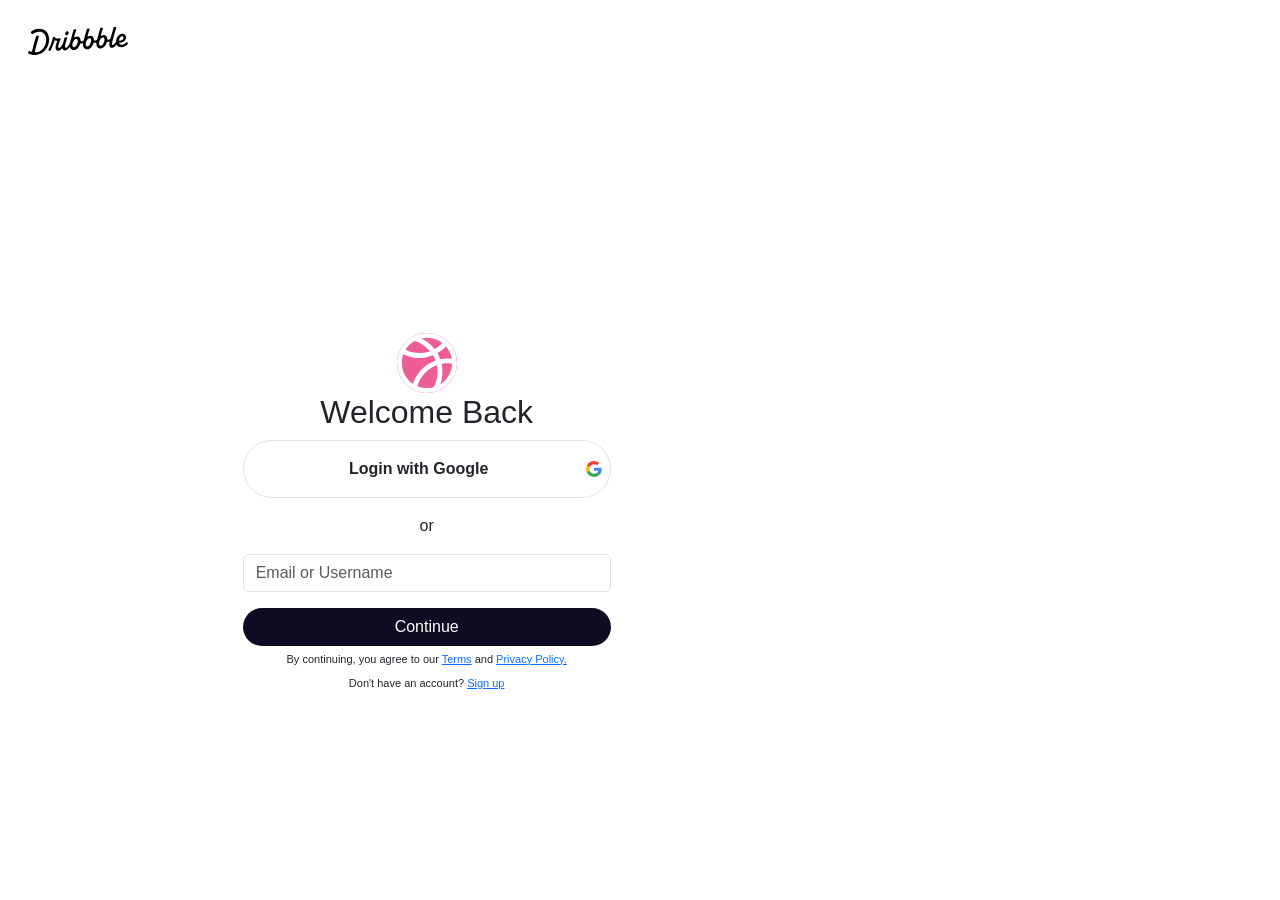
<file: signin.html>
<!DOCTYPE html>
<html lang="en">
<head>
    <meta charset="UTF-8">
    <meta name="viewport" content="width=device-width, initial-scale=1.0">
    <title>Login</title>
    <link rel="shortcut icon" href="images/dribbleball-logo.svg" type="image/x-icon">
    <link href="https://cdn.jsdelivr.net/npm/bootstrap@5.3.2/dist/css/bootstrap.min.css" rel="stylesheet">
    <link rel="stylesheet" href="https://cdnjs.cloudflare.com/ajax/libs/font-awesome/6.5.1/css/all.min.css">
    <link rel="stylesheet" href="style.css">
    <style>
        body{
            width: 100vw;
            height: 100vh;
            overflow: hidden;
        }

        .btn:hover{
             background-color: #3D3D4E;
        } 

        small{
            font-size: 11px;
        }

        .main-section {
            min-height: 100vh;
            display: flex;
            flex-direction: column;
        }

        main {
            display: flex;
            align-items: center;
            justify-content: center;
            flex: 1;
        }

    </style>
</head>

<body class="">

    <div class="container-fluid w-100 h-100">
        <div class="row h-100">
            <div class="col-12 col-lg-8 main-section">
                <nav class="navbar sticky-top">
                    <div class="m-lg-3">
                        <a href="index.html" class="navbar-brand">
                            <img src="images/logo.svg" alt="ball" width="100px">
                        </a>
                    </div>
                </nav>
                <main>
                    <div class="mx-auto my-auto w-100 px-3" style="max-width: 400px;">
                        <div class="text-center">
                        <img class="mt-lg-5 mt-3 Ball rounded-circle" src="dribbleball-logo.svg" alt="" width="60px">
                        <h1 class="fs-2">Welcome Back</h1>

                        <div class="rounded-pill d-flex border border-1 py-2 px-2 w-100 mx-auto text-center"> 
                            <div class="mx-auto fw-bold p-lg-2 p-1">Login with Google</div>
                            <img src="google.svg" alt="" width="16px" height="16px" class="my-auto">
                        </div>

                        <div class="my-lg-3 my-2 mx-auto">or</div>
                        <form action="" method="post">
                            <div class="mb-3">
                                <input type="email" class="form-control" name="" id="" placeholder="Email or Username" />
                            </div>

                            <button type="submit" class="btn btn-bluedark text-white rounded-pill w-100">
                                Continue
                            </button>
                        </form>
                        <small class="fs-smaller w-100">
                            By continuing, you agree to our <a href="">Terms</a> and <a href="">Privacy Policy.</a> 
                        </small>
                        <br>
                        <small>
                            Don't have an account? <a href="signup.html">Sign up</a>
                        </small>
                    </div>
                    </div>
                </main>
            </div>
            <div class="d-none d-lg-block col-4 h-100">
                <video class="d-block h-100" muted autoplay loop>
                    <source src="videos/signin-signup video.mp4" type="video/mp4">
                </video>
            </div>
        </div>
    </div>

    <script src="https://cdn.jsdelivr.net/npm/bootstrap@5.3.2/dist/js/bootstrap.bundle.min.js" integrity="sha384-C6RzsynM9kWDrMNeT87bh95OGNyZPhcTNXj1NW7RuBCsyN/o0jlpcV8Qyq46cDfL" crossorigin="anonymous"></script>
</body>
</html>
</file>
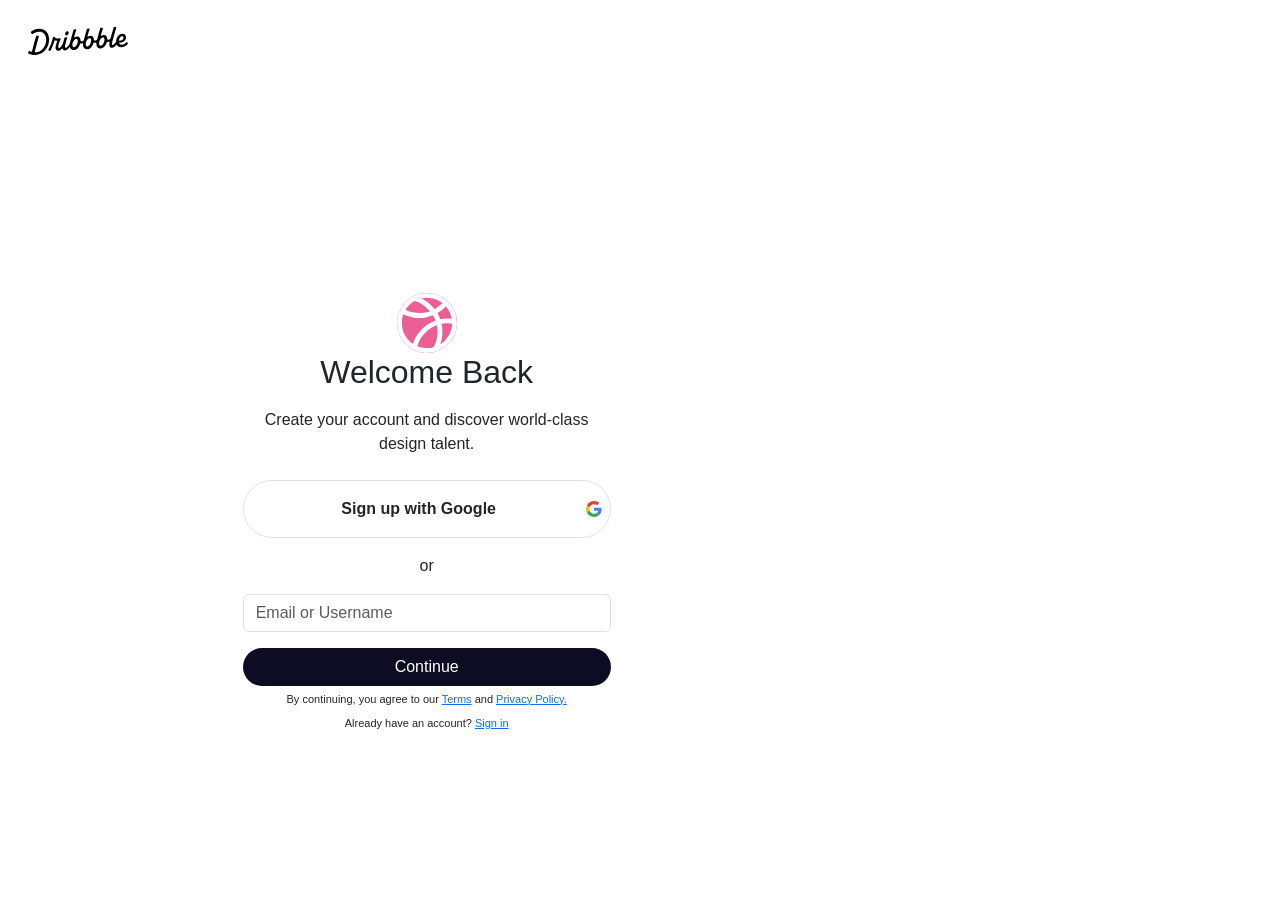
<file: signup.html>
<!DOCTYPE html>
<html lang="en">
<head>
    <meta charset="UTF-8">
    <meta name="viewport" content="width=device-width, initial-scale=1.0">
    <title>Register your account</title>
    <link rel="shortcut icon" href="images/dribbleball-logo.svg" type="image/x-icon">
    <link href="https://cdn.jsdelivr.net/npm/bootstrap@5.3.2/dist/css/bootstrap.min.css" rel="stylesheet">
    <link rel="stylesheet" href="https://cdnjs.cloudflare.com/ajax/libs/font-awesome/6.5.1/css/all.min.css">
    <link rel="stylesheet" href="style.css">
    <style>
        body{
            width: 100vw;
            height: 100vh;
            overflow: hidden;
        }

        .btn:hover{
             background-color: #3D3D4E;
        } 

        small{
            font-size: 11px;
        }

        .main-section {
            min-height: 100vh;
            display: flex;
            flex-direction: column;
        }

        main {
            display: flex;
            align-items: center;
            justify-content: center;
            flex: 1;
        }

    </style>
</head>

<body>

    <div class="container-fluid w-100 h-100">
        <div class="row h-100">
            <div class="col-12 col-lg-8 main-section">
                <nav class="navbar sticky-top">
                    <div class="m-lg-3">
                        <a href="index.html" class="navbar-brand">
                            <img src="images/logo.svg" alt="" width="100px">
                        </a>
                    </div>
                </nav>
                <main>
                    <div class="mx-auto my-auto w-100 px-3" style="max-width: 400px;">
                        <div class="text-center">
                        <img class="mt-lg-5 mt-3 Ball rounded-circle" src="dribbleball-logo.svg" alt="" width="60px">
                        <h1 class="fs-2">Welcome Back</h1>

                        <p class="py-2">Create your account and discover world-class design talent.</p>

                        <div class="rounded-pill d-flex border border-1 py-2 px-2 w-100 mx-auto text-center"> 
                            <div class="mx-auto fw-bold p-lg-2 p-1">Sign up with Google</div>
                            <img src="google.svg" alt="" width="16px" height="16px" class="my-auto">
                        </div>

                        <div class="my-lg-3 my-2 mx-auto">or</div>
                        <form action="" method="post">
                            <div class="mb-3">
                                <input type="email" class="form-control" name="" id="" placeholder="Email or Username" />
                            </div>

                            <button type="submit" class="btn btn-bluedark text-white rounded-pill w-100">
                                Continue
                            </button>
                        </form>
                        <small class="fs-smaller w-100">
                            By continuing, you agree to our <a href="">Terms</a> and <a href="">Privacy Policy.</a> 
                        </small>
                        <br>
                        <small>
                            Already have an account? <a href="signin.html">Sign in</a>
                        </small>
                    </div>
                    </div>
                </main>
            </div>
            <div class="d-none d-lg-block col-4 h-100">
                <video class="d-block h-100" muted autoplay loop>
                    <source src="videos/signin-signup video.mp4" type="video/mp4">
                </video>
            </div>
        </div>
    </div>
    <div class="text-white fw-bold  position-absolute" style="bottom: 10px; right: 10px;">@glebich</div>

    <script src="https://cdn.jsdelivr.net/npm/bootstrap@5.3.2/dist/js/bootstrap.bundle.min.js" integrity="sha384-C6RzsynM9kWDrMNeT87bh95OGNyZPhcTNXj1NW7RuBCsyN/o0jlpcV8Qyq46cDfL" crossorigin="anonymous"></script>
</body>
</html>
</file>
<file: style.css>
body{
    font-family: -apple-system, BlinkMacSystemFont, "Segoe UI", Roboto, "Helvetica Neue", Arial, sans-serif;
    background-color: white;
    overflow-x: hidden;
}

.dropdown-toggle::after {
    display: inline-block;
    margin-left: -0.2em;
    vertical-align: middle;
    border: none;
    content: url('images/prime--angle-down.svg');
}

@media (min-width: 1024px) {
    .w-lg-700 {
        min-width: 700px !important;
    }

    .w-lg-400 {
        min-width: 400px !important;
    }
}

@media (max-width: 1024px) {
    .dropdown-menu {
        box-shadow: none !important;
    }
}

.cursol {
    cursor: pointer;
}

.nav-item.dropdown a:hover .dropdown-menu {
    display: block;
}

.navbar .dropdown-menu {
    margin-top: 0;
}

.btn-div {
    padding-top: 5px;
    padding-bottom: 5px;
}

.btn-div:hover {
    background-color: #d7d7d7;
    color: black;
    border-radius: 20px;
}

.btn-signup {
    color: #0D0C22;
    font-weight: bold;
}

.btn-signup:hover {
    color: #3D3D4E;
}

.btn-login {
    background-color: #0D0C22;
    font-weight: bold;
}

.navbar-toggler {
    border: none;
    outline: none;
}

.btn-login:hover {
    background-color: #3D3D4E;
}

.hero-section {
    font-family: Arial, sans-serif;
    background-color: #f8f9fa;
    padding: 80px 0;
}

.hero-left {
    padding-right: 40px;
}

.hero-title {
    font-size: 3.5rem;
    font-weight: bold;
    color: #212529;
    margin-bottom: 20px;
}

.hero-subtitle {
    font-size: 1.1rem;
    color: #6c757d;
    margin-bottom: 40px;
}

input[name="tab"] {
    display: none;
}

.tabs {
    flex-wrap: wrap;
}

.tabs label {
    padding: 5px 8px;
    font-size: smaller;
    font-weight: bold;
    border: 1px solid #dcdcdc;
    cursor: pointer;
    transition: 0.3s;
}

#shots:checked ~ .tabs #label-shots,
#designers:checked ~ .tabs #label-designers,
#services:checked ~ .tabs #label-services {
    background: white;
    color: black;
    border-color: white;
    filter: invert(1);
}

.search-box {
    max-width: 650px;
}

#mainInput {
    width: 100%;
    padding: 14px 18px;
    border-radius: 25px;
    border: 1px solid #dcdcdc;
    font-size: 15px;
}

.fake-placeholder {
    position: absolute;
    top: 14px;
    left: 18px;
    color: #888;
    pointer-events: none;
    transition: 0.3s;
}

#mainInput:focus ~ .fake-placeholder {
    display: none;
}

#mainInput:blank ~ .fake-placeholder::after {
    display: block;
}

.fake-placeholder::after {
    content: "What type of design are you interested in?";
}

#designers:checked ~ .search-box .fake-placeholder::after {
    content: "What type of designer do you need?";
}

#services:checked ~ .search-box .fake-placeholder::after {
    content: "What do you need designed?";
}

.sub {
    display: none;
    font-size: 14px;
    color: #666;
    margin-bottom: 10px;
    flex-wrap: nowrap;
}

.sub span {
    font-size: smaller !important;
    display: flex;
    flex-wrap: nowrap;
}

#shots:checked ~ .subtexts .shots-sub {
    display: flex;
}

#designers:checked ~ .subtexts .designers-sub {
    display: flex;
}

#services:checked ~ .subtexts .services-sub {
    display: flex;
}

.search-btn {
    position: absolute;
    right: 10px;
    top: 50%;
    transform: translateY(-50%);
    background: #13A16A;
    border: none;
    cursor: pointer;
    filter: invert(1);
}

.carousel-item {
    position: relative;
}

.video-controls {
    position: absolute;
    bottom: 20px;
    left: 20px;
    display: flex;
    align-items: center;
    justify-content: center;
    background: white;
    border-radius: 50%;
    width: 50px;
    height: 50px;
    cursor: pointer;
}

.play-icon,
.pause-icon {
    width: 20px;
    height: 20px;
    filter: invert(0);
}

.video-controls:hover .pause-icon {
    content: url("images/play-icon.svg");
    transition: display 5s;
}

.video-label {
    position: absolute;
    bottom: 20px;
    right: 20px;
    background: white;
    color: black;
    padding: 0.5rem 0.75rem;
    border-radius: 50rem;
    font-size: 0.875rem;
    font-weight: 500;
    display: flex;
    gap: 10px;
}

.bg-pink{
    background-color: #EC5E95;
    
}

.btn-pink{
    background-color: #EC5E95;
    color: white;

}

.nav-link-filter-group{
    overflow-x: scroll;
}

.nav-link-filter-group::-webkit-scrollbar{
    display: none !important;
}

.nav-link-filter{
    text-decoration: none;
    color: #0D0C22;
    padding: 10px;
    border-radius: 30px;
}

.nav-link-filter:hover{
    background-color: #d7d7d7;
    
}

.promo-banner{
    position: fixed;
    bottom: 0;
    width: 100%;
    background-color: #0D0C22 !important;
    color: white;
    z-index: 10;
    font-weight: 800;
}

#cancel:checked ~ .promo-banner{
    display: none;
}

.btn-white{
    background-color: white;
}

.marquee-track{
    animation: marquee 20s infinite linear;
}

@keyframes marquee {
    0%{
        translate: 0;
    }

    100%{
        translate: -102.5%;
    }
}

.marquee-container:hover  .marquee-track{
    animation-play-state: paused;
}

.marquee-track .card{
    width: 200px !important;
    justify-items: center;
    flex-shrink: 0;
    flex-grow: 0;
    z-index: 10;
    background-color: white !important;
    overflow: visible;
}

.marquee-track .card img{
    width: 100%;
    flex: 0 0 7;
}

.marquee-track .card-body h5{
    font-size: 14px !important;
    font-weight: bold !important;
}

.marquee-container{
    overflow-x:hidden;
    overflow-y: visible !important;
}

.bg-white{
    background-color: white !important;
    opacity: 1;  
}


.btn-bluedark{
    background-color: #0D0C22;
}

.Ball{
    background-color: #13A16A;
    filter: invert(1);
}

footer {
    background-color: #fafafa;
    padding: 3rem 0 2rem 0;
    border-top: 1px solid #e8e8e8;
    
}

.footer-logo {
    font-family: 'Brush Script MT', cursive;
    font-size: 2.5rem;
    font-weight: bold;
    font-style: italic;
    color: #000;
    text-decoration: none;
}

.footer-nav {
    list-style: none;
    padding: 0;
    margin: 0;
    display: flex;
    gap: 2rem;
    flex-wrap: wrap;
}

.footer-nav li {
    display: inline-block;
}

.footer-nav a {
    color: #000;
    text-decoration: none;
    font-weight: 500;
    font-size: 0.95rem;
}

.footer-nav a:hover {
    color: #ea4c89;
}

.social-icons a {
    color: #000;
    font-size: 1.25rem;
    margin-left: 1.5rem;
    text-decoration: none;
}

.social-icons a:hover {
    color: #ea4c89;
}

.footer-bottom {
    margin-top: 3rem;
    padding-top: 2rem;
    border-top: 1px solid #e8e8e8;
}

.footer-bottom a,
.footer-bottom span {
    color: #6c757d;
    text-decoration: none;
    margin-right: 1.5rem;
    font-size: 0.9rem;
}

.footer-bottom a:hover {
    color: #000;
}

.next:hover{
    background-color: grey !important;
}

.shot-card {
            margin-bottom: 36px;
            position: relative;
        }

        .shot-thumbnail {
            position: relative;
            border-radius: 8px;
            overflow: hidden;
            aspect-ratio: 4/3;
            cursor: pointer;
        }
        .shot-thumbnail img {
            width: 100%;
            height: 100%;
            object-fit: cover;
            transition: transform 0.3s;
        }
        
        /* The Hover Overlay */
        .shot-overlay {
            position: absolute;
            inset: 0;
            background: linear-gradient(to top, rgba(0,0,0,0.6) 0%, rgba(0,0,0,0) 50%);
            opacity: 0;
            transition: opacity 0.2s ease;
            display: flex;
            flex-direction: column;
            justify-content: flex-end;
            padding: 20px;
        }
        .shot-thumbnail:hover .shot-overlay { opacity: 1; }

        .overlay-content {
            display: flex;
            justify-content: space-between;
            align-items: center;
            color: white;
        }
        .shot-title {
            font-weight: 700;
            font-size: 14px;
            white-space: nowrap;
            overflow: hidden;
            text-overflow: ellipsis;
            max-width: 60%;
        }
        .overlay-actions button {
            background: white;
            border: none;
            width: 32px;
            height: 32px;
            border-radius: 6px;
            color: #6e6d7a;
            margin-left: 8px;
            transition: 0.2s;
        }
        .overlay-actions button:hover { color: #ea4c89; }

        /* Card Meta (Avatar & Likes) */
        .shot-meta {
            margin-top: 12px;
            display: flex;
            justify-content: space-between;
            align-items: center;
            font-size: 12px;
            font-weight: 600;
        }
        .user-profile {
            display: flex;
            align-items: center;
            gap: 8px;
        }
        .user-profile img {
            width: 24px;
            height: 24px;
            border-radius: 50%;
        }
        .user-profile .badge-pro {
            background: #ccc;
            color: white;
            font-size: 8px;
            padding: 1px 4px;
            border-radius: 4px;
            text-transform: uppercase;
        }

        .user-profile .badge-pro:hover {
            background: #000;
        }
        .user-profile .badge-team {
            background: #ccc;
            color: white;
            font-size: 8px;
            padding: 1px 4px;
            border-radius: 4px;
            text-transform: uppercase;
        }
         .user-profile .badge-team:hover {
            background: #ea4c89;
         }

        .shot-stats {
            display: flex;
            align-items: center;
            gap: 12px;
            color: #9e9ea7;
        }
        .shot-stats i { margin-right: 4px; font-size: 12px; }
        .shot-stats .fa-heart:hover, .fa-eye:hover { color: #ea4c89; cursor: pointer; }

        /* Animation Keyframes */
        @keyframes fadeIn {
            from { opacity: 0; transform: translateY(10px); }
            to { opacity: 1; transform: translateY(0); }
        }

        .save-card{
            filter: opacity(0.5);
        }

        .save-card:hover{
            filter: opacity(1);
        }

        /* Responsive Fixes */
        @media (max-width: 992px) {
            .navbar-collapse {
                background: white;
                position: absolute;
                top: 80px;
                left: 0;
                right: 0;
                padding: 20px;
                border-bottom: 1px solid #ddd;
                z-index: 1000;
            }

            .search-box{
                width: 100% !important;
            }
        }
</file>
